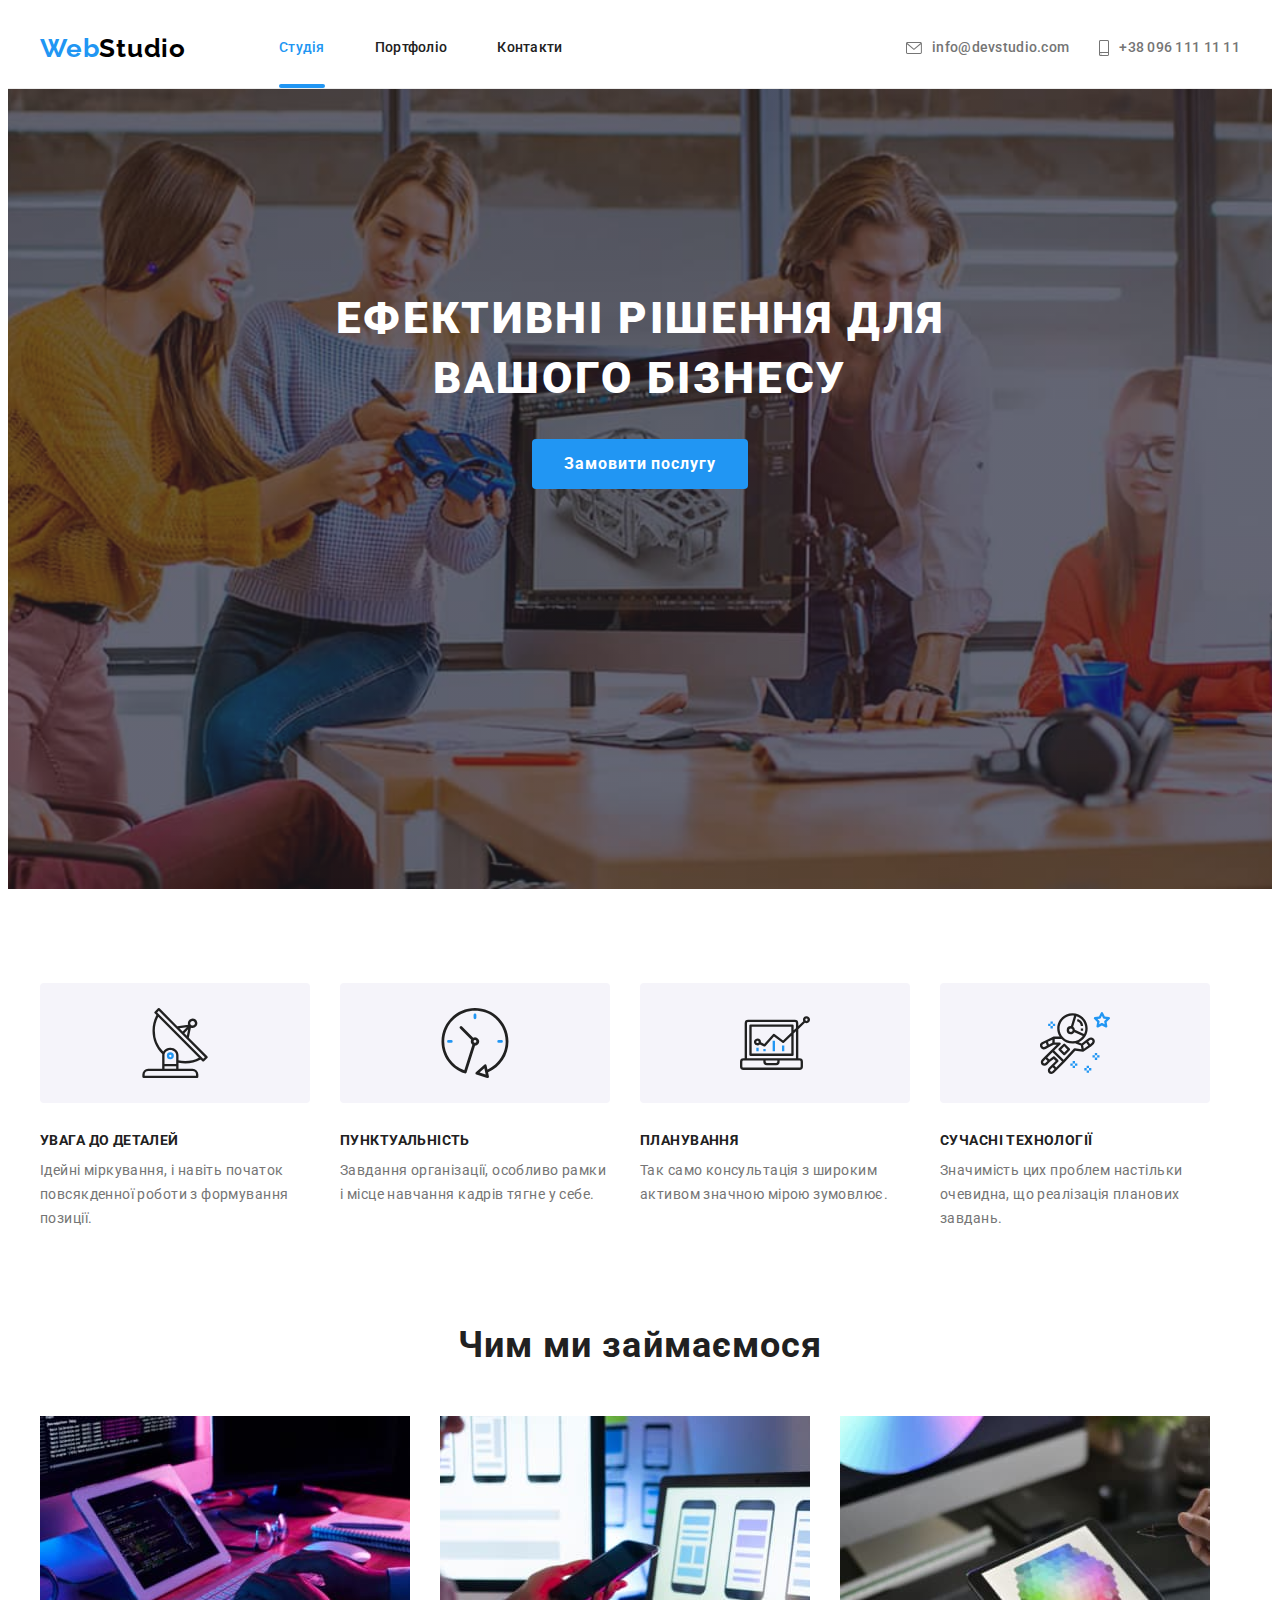
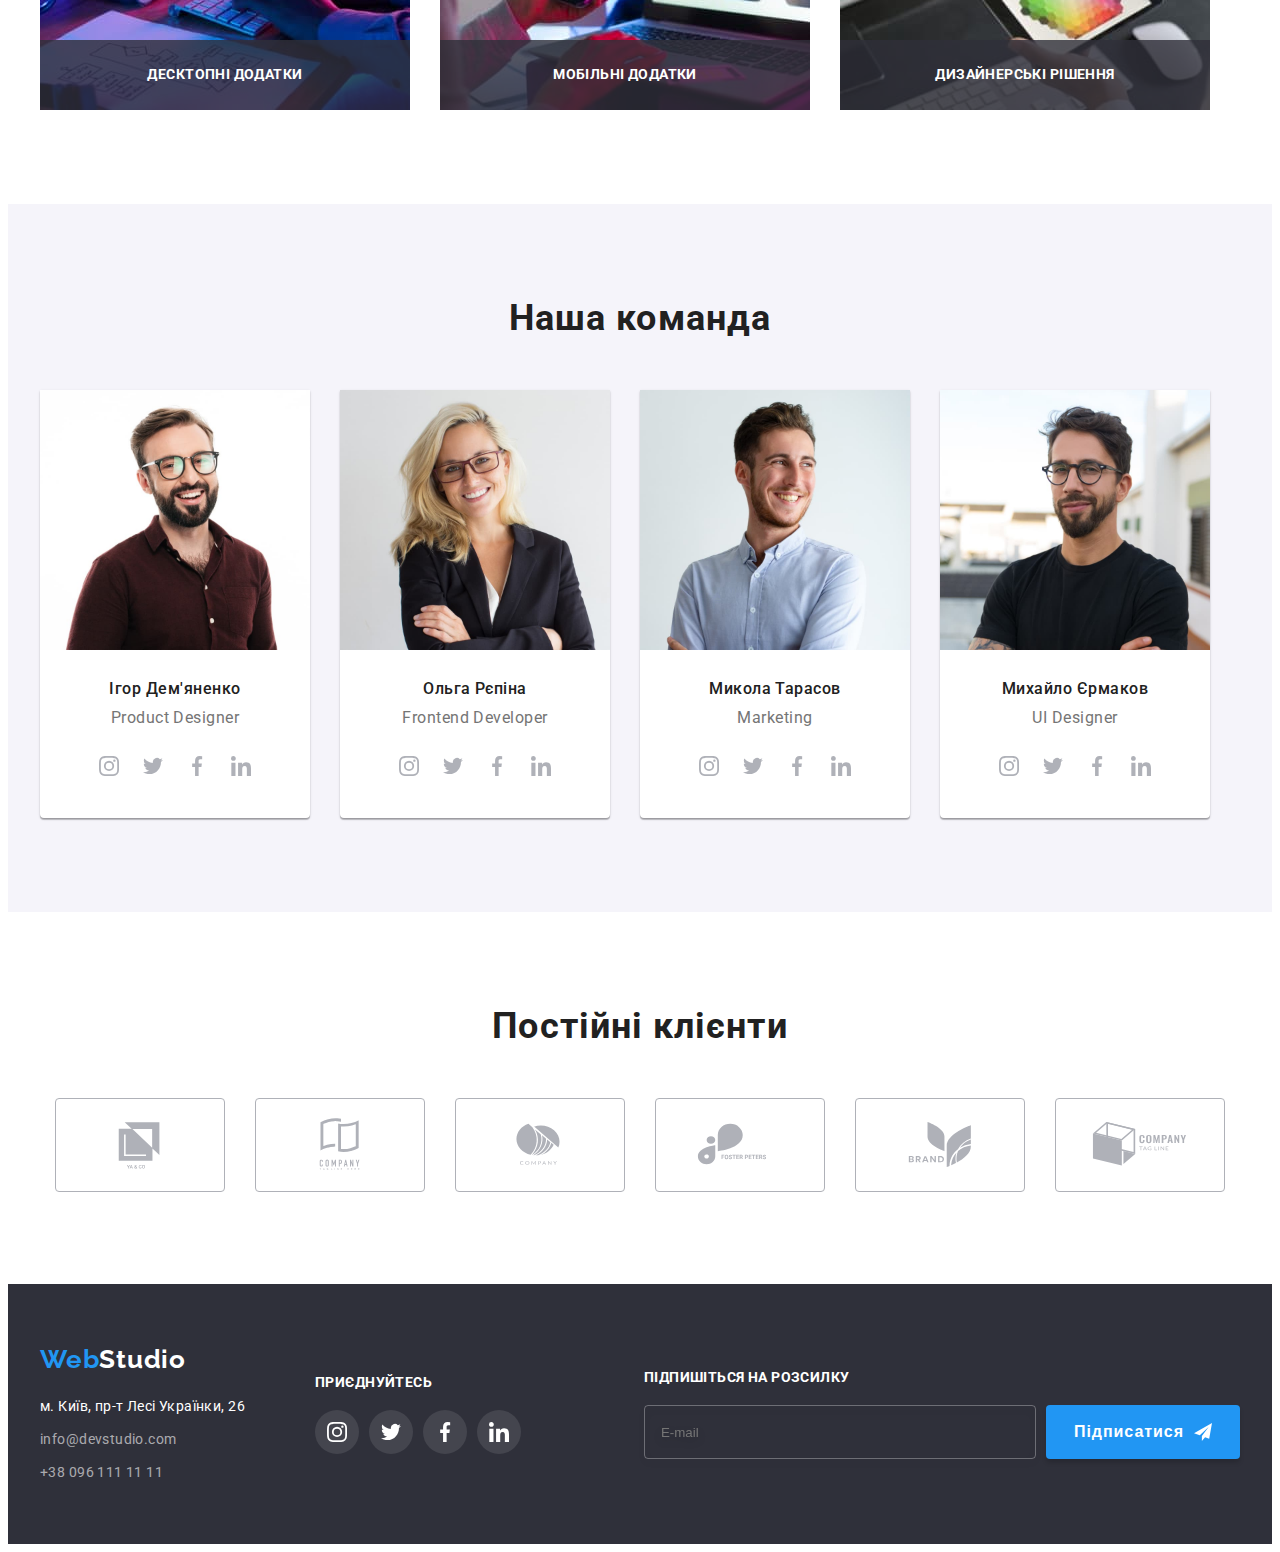
<file: index.html>
<!DOCTYPE html>
<html lang="uk">
  <head>
    <meta charset="UTF-8" />
    <meta http-equiv="X-UA-Compatible" content="IE=edge" />
    <meta name="viewport" content="width=device-width, initial-scale=1.0" />
    <title>Студія</title>
    <link rel="preconnect" href="https://fonts.googleapis.com" />
    <link rel="preconnect" href="https://fonts.gstatic.com" crossorigin />
    <link
      href="https://fonts.googleapis.com/css2?family=Montserrat:wght@400;700&family=Raleway:wght@700&family=Roboto:wght@400;500;700;900&display=swap"
      rel="stylesheet"
    />
    <link
      rel="stylesheet"
      href="https://cdnjs.cloudflare.com/ajax/libs/modern-normalize/1.1.0/modern-normalize.min.css"
      integrity="sha512-wpPYUAdjBVSE4KJnH1VR1HeZfpl1ub8YT/NKx4PuQ5NmX2tKuGu6U/JRp5y+Y8XG2tV+wKQpNHVUX03MfMFn9Q=="
      crossorigin="anonymous"
      referrerpolicy="no-referrer"
    />
    <link rel="stylesheet" href="./css/main.min.css" />
  </head>
  <body class="page">
    <header class="header">
      <div class="container header__container">
        <a href="./index.html" class="logo header__logo"
            >Web<span class="logo__span--color-dark">Studio</span></a
          >
        <nav class="navigation header__navigation">
          <ul class="menu header__menu list">
            <li class="menu__item">
              <a href="./index.html" class="menu__link current">Студія</a>
            </li>
            <li class="menu__item">
              <a href="./portfolio.html" class="menu__link">Портфоліо</a>
            </li>
            <li class="menu__item"><a href="#" class="menu__link">Контакти</a></li>
          </ul>
        </nav>
        <ul class="contacts header__contacts list">
          <li class="contacts__bottom">
            <a href="mailto:info@devstudio.com" class="contacts__link"
              ><svg class="contacts__icon" width="16" height="12">
                <use href="./images/symbol-defs.svg#icon-mail"></use>
              </svg>
              info@devstudio.com</a
            >
          </li>
          <li>
            <a href="tel:+380961111111" class="contacts__link"
              ><svg class="contacts__icon" width="10" height="16">
                <use href="./images/symbol-defs.svg#icon-phone"></use>
              </svg>
              +38 096 111 11 11</a
            >
          </li>
        </ul>
        <button type="button" class="menu-open" data-menu-open><svg width="40" height="40" aria-label="перемикач мобільного меню">
          <use class="icon-menu" href="./images/symbol-defs.svg#icon-menu"></use>
        </svg></button>
      </div>
      <div class="mobile__menu is-hidden" data-menu><button type="button" class="menu-close" data-menu-close><svg width="40" height="40" aria-label="перемикач мобільного меню">
          <use class="icon-close" href="./images/symbol-defs.svg#icon-close"></use>
        </svg></button>
        <ul class="mobile-nav-list list">
          <li class="mobile-nav-item"><a href="./index.html" class="menu__link current">Студія</a></li>
          <li class="mobile-nav-item"><a href="./portfolio.html" class="menu__link">Портфоліо</a></li>
          <li class="mobile-nav-item"><a href="#" class="menu__link">Контакти</a></li>
        </ul>
        <ul class="mobile-address-list list">
          <li class="mobile-address-item"><a href="tel:+380961111111" class="contacts__link contacts__link--phone"
              >+38 096 111 11 11</a>
          <a href="mailto:info@devstudio.com" class="contacts__link contacts__link--email"
              >info@devstudio.com</a> <ul class="address-social-list list">
            <li class="address-social-item">
              <a href="" class="address-soсial-link inst">Instagram</a></li>
              <li class="address-social-item"><a href="" class="address-soсial-link twit">Twitter</a></li>
              <li class="address-social-item"><a href="" class="address-soсial-link face">Facebook</a></li>
              <li class="address-social-item"><a href="" class="address-soсial-link ">LinkedIn</a></li>
          </ul> </li>
        </ul>
      </div>
    </header>
    <main>
      <section class="hero overlay">
        <div class="container">
          <h1 class="hero-title">Ефективні рішення для вашого бізнесу</h1>
          <button type="button" class="hero-btn" data-modal-open>Замовити послугу</button>
        </div>
      </section>
      <section class="section section-bottom">
        <div class="container">
          <h2 class="visually-hidden">Переваги нашої компанії</h2>
          <ul class="benefits-list list">
            <li class="benefits-item">
              <div class="icons-wrap">
                <svg width="70" height="70">
                  <use href="./images/symbol-defs.svg#icon-antenna"></use>
                </svg>
              </div>
              <h3 class="title container-title">увага до деталей</h3>
              <p class="subtitle">
                Ідейні міркування, і навіть початок повсякденної роботи з
                формування позиції.
              </p>
            </li>
            <li class="benefits-item">
              <div class="icons-wrap">
                <svg width="70" height="70">
                  <use href="./images/symbol-defs.svg#icon-clock"></use>
                </svg>
              </div>
              <h3 class="title container-title">пунктуальність</h3>
              <p class="subtitle">
                Завдання організації, особливо рамки і місце навчання кадрів
                тягне у себе.
              </p>
            </li>
            <li class="benefits-item">
              <div class="icons-wrap">
                <svg width="70" height="70">
                  <use href="./images/symbol-defs.svg#icon-diagram"></use>
                </svg>
              </div>
              <h3 class="title container-title">планування</h3>
              <p class="subtitle">
                Так само консультація з широким активом значною мірою зумовлює.
              </p>
            </li>
            <li class="benefits-item">
              <div class="icons-wrap">
                <svg width="70" height="70">
                  <use href="./images/symbol-defs.svg#icon-astronaut"></use>
                </svg>
              </div>
              <h3 class="title container-title">сучасні технології</h3>
              <p class="subtitle">
                Значимість цих проблем настільки очевидна, що реалізація
                планових завдань.
              </p>
            </li>
          </ul>
        </div>
      </section>
      <section class="section negative-padding">
        <div class="container">
          <h2 class="section-title hide-title">Чим ми займаємося</h2>
          <ul class="doing-list list">
            <li>
              <div class="doing-img-wrap">
                <picture>
                <source srcset="./images/development.jpg 1x, ./images/development-2x.jpg 2x" 
                media screen and (min-width: 1200px)>
                <img
                  src="./images/development.jpg"
                  alt="Програміст займається розробкою за робочим столом"
                  width="370"
                />
              </picture>
                <p class="doing-bottom-text">десктопні додатки</p>
              </div>
            </li>
            <li>
              <div class="doing-img-wrap">
                <picture>
                <source srcset="./images/phoneprogram.jpg 1x, ./images/phoneprogram-2x.jpg 2x" 
                media screen and (min-width: 1200px)>
                <img
                  src="./images/phoneprogram.jpg"
                  alt="Дизайнер розробляє програму для смартфонів"
                  width="370"
                />
              </picture>
              <p class="doing-bottom-text">мобільні додатки</p>
              </div>
            </li>
            <li>
              <div class="doing-img-wrap">
                <picture>
                <source srcset="./images/designing.jpg 1x, ./images/designing-2x.jpg 2x" 
                media screen and (min-width: 1200px)>
                <img
                  src="./images/designing.jpg"
                  alt="веб-дизайнер працює з вибором кольору на графічному планшеті"
                  width="370"
                />
              </picture>
                <p class="doing-bottom-text">дизайнерські рішення</p>
              </div>
            </li>
          </ul>
        </div>
      </section>
      <section class="team section">
        <div class="container ">
          <h2 class="team__title">Наша команда</h2>
          <ul class="list team__list">
            <li class="team__item">
              <picture>
                <source srcset="./images/photodesigner.jpg 1x, ./images/photodesigner-2x.jpg 2x"
                @media screen and (min-width: 1200px) >
                <source srcset="./images/photodesigner-tablet.jpg 1x, ./images/photodesigner-tablet-2x.jpg 2x"
                @media screen and (min-width: 768px) >
                <source srcset="./images/photodesigner-mobile.jpg 1x, ./images/photodesigner-mobile-2x.jpg 2x"
                media screen and (max-width: 767px) >
              <img
                src="./images/photodesigner.jpg"
                alt="Ігор Дем'яненко Дизайнер продукту"
                width="450"
              />
              </picture>
              <h3 class="team__name">Ігор Дем'яненко</h3>
              <p class="team__paragraph">
                Product Designer
              </p>
              <ul class="team__social-list list">
                <li class="team__social-item">
                  <a href="" class="team__social-links">
                    <svg class="team__social-icon" width="20" height="20">
                      <use href="./images/symbol-defs.svg#icon-instagram"></use>
                    </svg>
                  </a>
                </li>
                <li class="team__social-item">
                  <a href="" class="team__social-links">
                    <svg class="team__social-icon" width="20" height="20">
                      <use href="./images/symbol-defs.svg#icon-twitter"></use>
                    </svg>
                  </a>
                </li>
                <li class="team__social-item">
                  <a href="" class="team__social-links">
                    <svg class="team__social-icon" width="20" height="20">
                      <use href="./images/symbol-defs.svg#icon-facebook"></use>
                    </svg>
                  </a>
                </li>
                <li class="team__social-item">
                  <a href="" class="team__social-links">
                    <svg class="team__social-icon" width="20" height="20">
                      <use href="./images/symbol-defs.svg#icon-linkedin"></use>
                    </svg>
                  </a>
                </li>
              </ul>
            </li>
            <li class="team__item">
              <picture>
                <source srcset="./images/photodeveloper.jpg 1x, ./images/photodeveloper-2x.jpg 2x" 
                media screen and (min-width: 1200px)>
                <source srcset="./images/photodeveloper-tablet.jpg 1x, ./images/photodeveloper-tablet-2x.jpg 2x" 
                media screen and (min-width: 768px)>
                <source srcset="./images/photodeveloper-mobile.jpg 1x, ./images/photodeveloper-mobile-2x.jpg 2x" 
                media screen and (max-width: 767px)>
                                <img
                src="./images/photodeveloper.jpg"
                alt="Ольга Рєпіна Розробник інтерфейсу"
                width="450"
              />
              </picture>
              <h3 class="team__name">Ольга Рєпіна</h3>
              <p class="team__paragraph">
                Frontend Developer
              </p>
              <ul class="team__social-list list">
                <li class="team__social-item">
                  <a href="" class="team__social-links">
                    <svg class="team__social-icon" width="20" height="20">
                      <use href="./images/symbol-defs.svg#icon-instagram"></use>
                    </svg>
                  </a>
                </li>
                <li class="team__social-item">
                  <a href="" class="team__social-links">
                    <svg class="team__social-icon" width="20" height="20">
                      <use href="./images/symbol-defs.svg#icon-twitter"></use>
                    </svg>
                  </a>
                </li>
                <li class="team__social-item">
                  <a href="" class="team__social-links">
                    <svg class="team__social-icon" width="20" height="20">
                      <use href="./images/symbol-defs.svg#icon-facebook"></use>
                    </svg>
                  </a>
                </li>
                <li class="team__social-item">
                  <a href="" class="team__social-links">
                    <svg class="team__social-icon" width="20" height="20">
                      <use href="./images/symbol-defs.svg#icon-linkedin"></use>
                    </svg>
                  </a>
                </li>
              </ul>
            </li>
            <li class="team__item">
              <picture>
                <source srcset="./images/photomarketing.jpg 1x, ./images/photomarketing-2x.jpg 2x" 
                media screen and (min-width: 1200px)>
                <source srcset="./images/photomarketing-tablet.jpg 1x, ./images/photomarketing-tablet-2x.jpg 2x" 
                media screen and (min-width: 768px)>
                <source srcset="./images/photomarketing-mobile.jpg 1x, ./images/photomarketing-mobile-2x.jpg 2x" 
                media screen and (max-width: 767px)>
                <img
                src="./images/photomarketing.jpg"
                alt="Микола Тарасов Маркетолог"
                width="450"
              />
              </picture>
              <h3 class="team__name">Микола Тарасов</h3>
              <p class="team__paragraph">Marketing</p>
              <ul class="team__social-list list">
                <li class="team__social-item">
                  <a href="" class="team__social-links">
                    <svg class="team__social-icon" width="20" height="20">
                      <use href="./images/symbol-defs.svg#icon-instagram"></use>
                    </svg>
                  </a>
                </li>
                <li class="team__social-item">
                  <a href="" class="team__social-links">
                    <svg class="team__social-icon" width="20" height="20">
                      <use href="./images/symbol-defs.svg#icon-twitter"></use>
                    </svg>
                  </a>
                </li>
                <li class="team__social-item">
                  <a href="" class="team__social-links">
                    <svg class="team__social-icon" width="20" height="20">
                      <use href="./images/symbol-defs.svg#icon-facebook"></use>
                    </svg>
                  </a>
                </li>
                <li class="team__social-item">
                  <a href="" class="team__social-links">
                    <svg class="team__social-icon" width="20" height="20">
                      <use href="./images/symbol-defs.svg#icon-linkedin"></use>
                    </svg>
                  </a>
                </li>
              </ul>
            </li>
            <li class="team__item">
              <picture>
                <source srcset="./images/photodesignerui.jpg 1x, ./images/photodesignerui-2x.jpg 2x" 
                media screen and (min-width: 1200px)>
                <source srcset="./images/photodesignerui-tablet.jpg 1x, ./images/photodesignerui-tablet-2x.jpg 2x" 
                media screen and (min-width: 768px)>
                <source srcset="./images/photodesignerui-mobile.jpg 1x, ./images/photodesignerui-mobile-2x.jpg 2x" 
                media screen and (max-width: 767px)>
                <img
                src="./images/photodesignerui.jpg"
                alt="Михайло Єрмаков Дизайнер інтерфейсу користувача"
                width="450"
              />
              </picture>
              <h3 class="team__name">Михайло Єрмаков</h3>
              <p class="team__paragraph">UI Designer</p>
              <ul class="team__social-list list">
                <li class="team__social-item">
                  <a href="" class="team__social-links">
                    <svg class="team__social-icon" width="20" height="20">
                      <use href="./images/symbol-defs.svg#icon-instagram"></use>
                    </svg>
                  </a>
                </li>
                <li class="team__social-item">
                  <a href="" class="team__social-links">
                    <svg class="team__social-icon" width="20" height="20">
                      <use href="./images/symbol-defs.svg#icon-twitter"></use>
                    </svg>
                  </a>
                </li>
                <li class="team__social-item">
                  <a href="" class="team__social-links">
                    <svg class="team__social-icon" width="20" height="20">
                      <use href="./images/symbol-defs.svg#icon-facebook"></use>
                    </svg>
                  </a>
                </li>
                <li class="team__social-item">
                  <a href="" class="team__social-links">
                    <svg class="team__social-icon" width="20" height="20">
                      <use href="./images/symbol-defs.svg#icon-linkedin"></use>
                    </svg>
                  </a>
                </li>
              </ul>
            </li>
          </ul>
        </div>
      </section>
      <section class="section">
        <div class="container">
          <h2 class="section-title clients-title">Постійні клієнти</h2>
          <ul class="list clients-list">
            <li class="clients-item">
              <a href="" class="clients-link link"
                ><svg class="clients-icon" width="106" height="60">
                  <use href="./images/symbol-defs.svg#icon-client-1"></use>
                </svg>
              </a>
            </li>
            <li class="clients-item">
              <a href="" class="clients-link link"
                ><svg class="clients-icon" width="106" height="60">
                  <use href="./images/symbol-defs.svg#icon-client-2"></use>
                </svg>
              </a>
            </li>
            <li class="clients-item">
              <a href="" class="clients-link link"
                ><svg class="clients-icon" width="106" height="60">
                  <use href="./images/symbol-defs.svg#icon-client-3"></use>
                </svg>
              </a>
            </li>
            <li class="clients-item">
              <a href="" class="clients-link link"
                ><svg class="clients-icon" width="106" height="60">
                  <use href="./images/symbol-defs.svg#icon-client-4"></use>
                </svg>
              </a>
            </li>
            <li class="clients-item">
              <a href="" class="clients-link link"
                ><svg class="clients-icon" width="106" height="60">
                  <use href="./images/symbol-defs.svg#icon-client-5"></use>
                </svg>
              </a>
            </li>
            <li class="clients-item">
              <a href="" class="clients-link link"
                ><svg class="clients-icon" width="106" height="60">
                  <use href="./images/symbol-defs.svg#icon-client-6"></use>
                </svg>
              </a>
            </li>
          </ul>
        </div>
      </section>
    </main>
    <footer class="footer">
      <div class="container footer__wrap">
        <div class="address-wrap"><div>
          <a href="./index.html" class="logo footer__logo"
            >Web<span class="logo__span--color-light">Studio</span></a
          >
          <address class="address footer__address">
            <ul class="address__menu list">
              <li class="address__item">
                <a
                  href="https://goo.gl/maps/CPtrU1FHBa2aNyZL9"
                  target="_blank"
                  rel="noopener noreferrer nofollow"
                  class="address__link--map"
                  >м. Київ, пр-т Лесі Українки, 26</a
                >
              </li>
              <li class="address__item">
                <a
                  href="mailto:info@devstudio.com"
                  class="address__link"
                  >info@devstudio.com</a
                >
              </li>
              <li class="address__item">
                <a
                  href="tel:+380961111111"
                  class="address__link"
                  >+38 096 111 11 11</a
                >
              </li>
            </ul>
          </address>
        </div>
        <div class="social">
          <h2 class="social__title">приєднуйтесь</h2>
          <ul class="social__list list">
            <li class="social__item">
              <a href="" class="social__links">
                <svg class="social__icon" width="20" height="20">
                  <use href="./images/symbol-defs.svg#icon-instagram"></use>
                </svg>
              </a>
            </li>
            <li class="social__item">
              <a href="" class="social__links">
                <svg class="social__icon" width="20" height="20">
                  <use href="./images/symbol-defs.svg#icon-twitter"></use>
                </svg>
              </a>
            </li>
            <li class="social__item">
              <a href="" class="social__links">
                <svg class="social__icon" width="20" height="20">
                  <use href="./images/symbol-defs.svg#icon-facebook"></use>
                </svg>
              </a>
            </li>
            <li class="social__item">
              <a href="" class="social__links">
                <svg class="social__icon" width="20" height="20">
                  <use href="./images/symbol-defs.svg#icon-linkedin"></use>
                </svg>
              </a>
            </li>
          </ul>
        </div></div>
        <div class="subscription">
          <p class="subscription__title">Підпишіться на розсилку</p>
          <form  class="subscription__form">
          <input type="email" placeholder="E-mail" class="subscription__input">
          <button type="submit" class="subscription__button">
Підписатися <svg class="subscription__svg" width="18" height="18">
  <use href="./images/symbol-defs.svg#icon-send"></use>
</svg> </button></form>
          </div>
      </div>
    </footer>
    <div class="modal modal-backdrop is-hidden" data-modal>
      <div class="modal-wrap">
        <button type="button" class="modal-close-icon" data-modal-close><svg class="icon-close" width="18" height="18">
          <use href="./images/symbol-defs.svg#icon-close"></use>
        </svg></button>
        <p class="modal-title">Залиште свої дані, ми вам передзвонимо</p>
        <form class="modal-form">
          <label for="user-name" class="modal-label"><span class="modal-label-span">Ім'я</span>
          <span class="modal-input-wrap"><input type="text" name="user-name" class="modal-input" id="user-name"><svg class="modal-input-svg" width="18" height="18">
            <use href="./images/symbol-defs.svg#icon-person-modal"></use>
          </svg></span></label>
          <label for="user-tel" class="modal-label"><span class="modal-label-span">Телефон</span><span class="modal-input-wrap"><input type="tel" name="user-tel" class="modal-input" id="user-tel"><svg class="modal-input-svg" width="18" height="18">
            <use href="./images/symbol-defs.svg#icon-phone-modal"></use>
          </svg></span></label>
          <label for="user-email" class="modal-label"><span class="modal-label-span">Пошта</span>
          <span class="modal-input-wrap"><input type="email" name="user-email" class="modal-input" id="user-email"><svg class="modal-input-svg" width="18" height="18">
            <use href="./images/symbol-defs.svg#icon-email-modal"></use>
          </svg></span></label>
          <label for="user-comment" class="modal-label"><span class="modal-label-span ">Коментар</span>
          <textarea type="text" name="user-comment" class="modal-textarea modal-textarea-margin" id="user-comment" placeholder="Введіть текст"></textarea></label>
          
          <div class="modal-input-check">
            <input type="checkbox" name="privacy" id="privacy" class="input-check visually-hidden">
            <label for="privacy" id="check-text" class="check-text"><span><svg width="13" heigth="11" class="check-icon">
            <use href="./images/symbol-defs.svg#icon-check"></use>
          </svg></span>Погоджуюся з розсилкою та приймаю &nbsp;
          <a href="#" class="privacy-link">Умови договору</a></label>
            </div>
          <button type="submit" class="modal-button">Відправити</button>
        </form>
      </div>
    </div>
    <script src="./js/menu.js"></script>
    <script src="./js/modal.js"></script>
  </body>
</html>
</file>
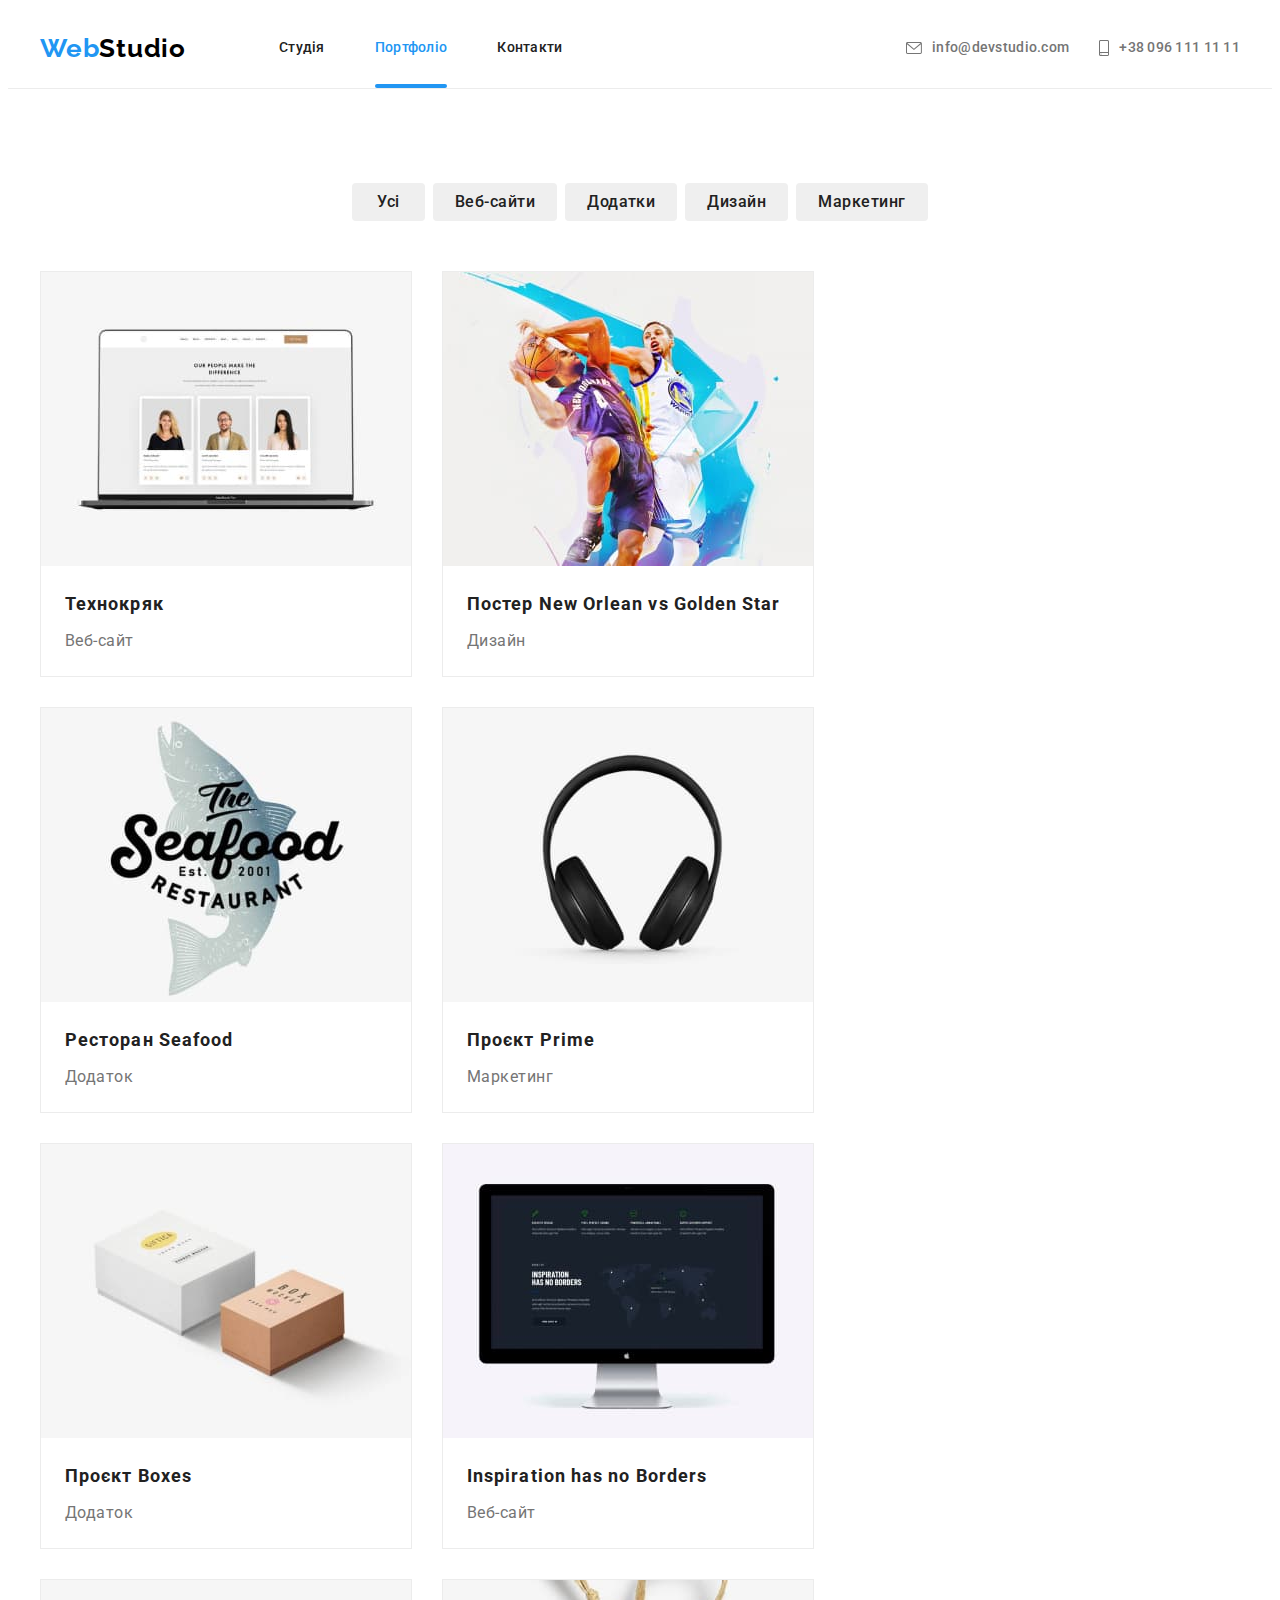
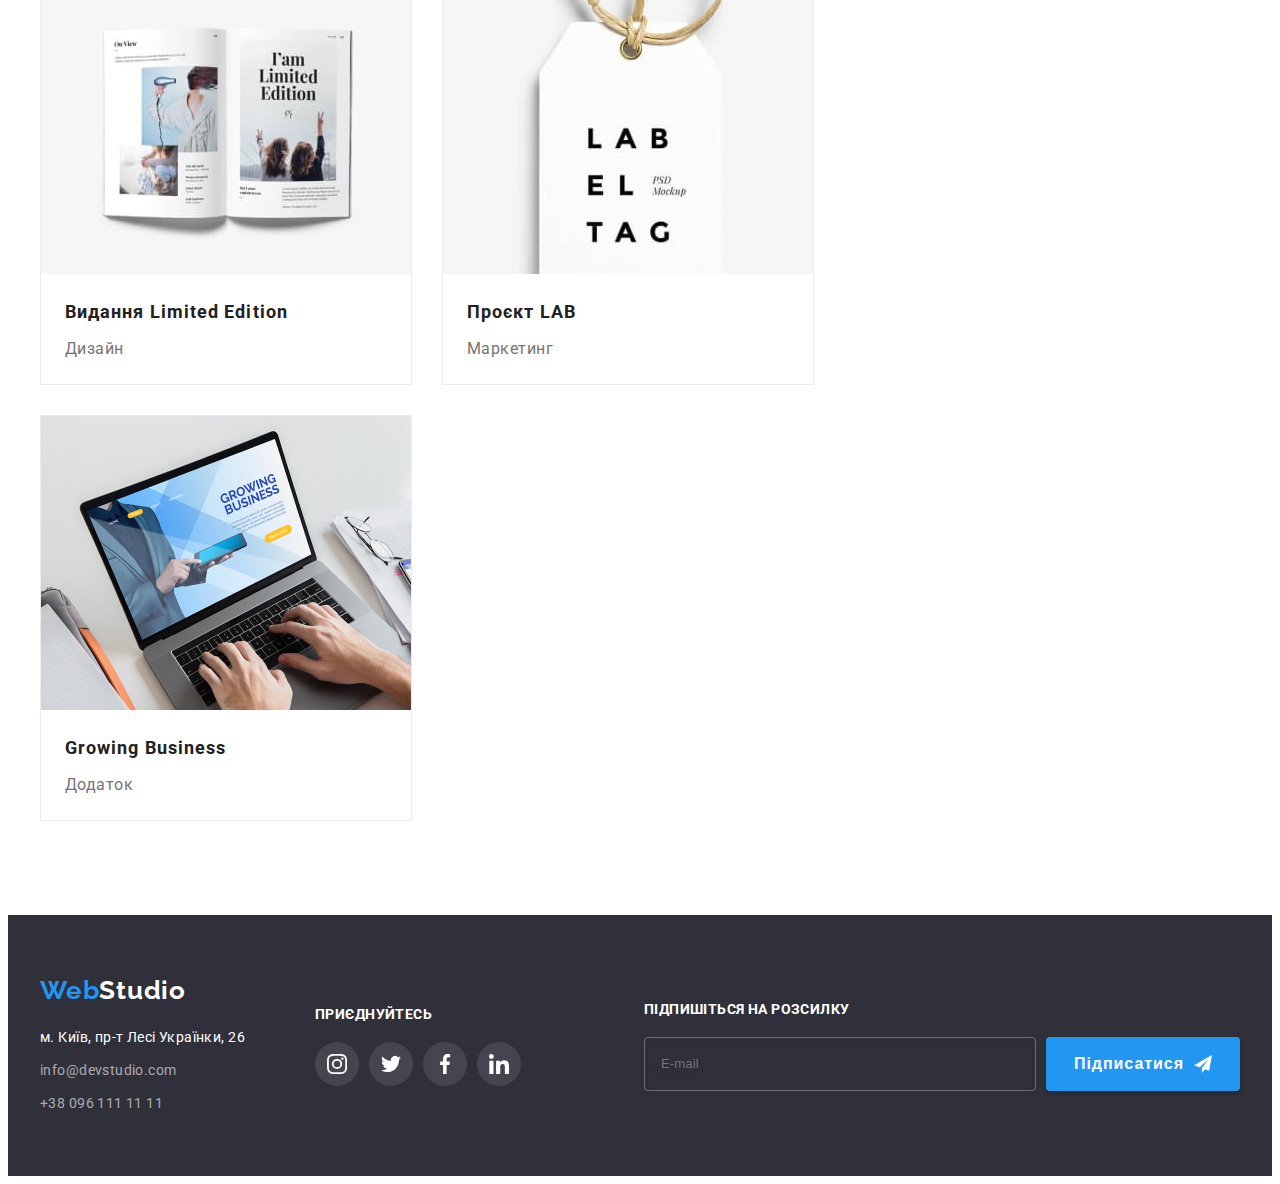
<file: portfolio.html>
<!DOCTYPE html>
<html lang="uk">
  <head>
    <meta charset="UTF-8" />
    <meta http-equiv="X-UA-Compatible" content="IE=edge" />
    <meta name="viewport" content="width=device-width, initial-scale=1.0" />
    <title>Портфоліо</title>
    <link rel="preconnect" href="https://fonts.googleapis.com" />
    <link rel="preconnect" href="https://fonts.gstatic.com" crossorigin />
    <link
      href="https://fonts.googleapis.com/css2?family=Montserrat:wght@400;700&family=Raleway:wght@700&family=Roboto:wght@400;500;700;900&display=swap"
      rel="stylesheet"
    />
    <link
      rel="stylesheet"
      href="https://cdnjs.cloudflare.com/ajax/libs/modern-normalize/1.1.0/modern-normalize.min.css"
      integrity="sha512-wpPYUAdjBVSE4KJnH1VR1HeZfpl1ub8YT/NKx4PuQ5NmX2tKuGu6U/JRp5y+Y8XG2tV+wKQpNHVUX03MfMFn9Q=="
      crossorigin="anonymous"
      referrerpolicy="no-referrer"
    />
    <link rel="stylesheet" href="./css/main.min.css" />
  </head>
  <body class="page">
    <header class="header">
      <div class="container header__container">
        <a href="./index.html" class="logo header__logo"
            >Web<span class="logo__span--color-dark">Studio</span></a
          >
        <nav class="navigation header__navigation">
          <ul class="menu header__menu list">
            <li class="menu__item">
              <a href="./index.html" class="menu__link">Студія</a>
            </li>
            <li class="menu__item">
              <a href="./portfolio.html" class="menu__link current">Портфоліо</a>
            </li>
            <li class="menu__item"><a href="#" class="menu__link">Контакти</a></li>
          </ul>
        </nav>
        <ul class="contacts header__contacts list">
          <li class="contacts__bottom">
            <a href="mailto:info@devstudio.com" class="contacts__link"
              ><svg class="contacts__icon" width="16" height="12">
                <use href="./images/symbol-defs.svg#icon-mail"></use>
              </svg>
              info@devstudio.com</a
            >
          </li>
          <li>
            <a href="tel:+380961111111" class="contacts__link"
              ><svg class="contacts__icon" width="10" height="16">
                <use href="./images/symbol-defs.svg#icon-phone"></use>
              </svg>
              +38 096 111 11 11</a
            >
          </li>
        </ul>
        <button type="button" class="menu-open" data-menu-open><svg width="40" height="40" aria-label="перемикач мобільного меню">
          <use class="icon-menu" href="./images/symbol-defs.svg#icon-menu"></use>
        </svg></button>
      </div>
      <div class="mobile__menu is-hidden" data-menu><button type="button" class="menu-close" data-menu-close><svg width="40" height="40" aria-label="перемикач мобільного меню">
          <use class="icon-close" href="./images/symbol-defs.svg#icon-close"></use>
        </svg></button>
        <ul class="mobile-nav-list list">
          <li class="mobile-nav-item"><a href="./index.html" class="menu__link">Студія</a></li>
          <li class="mobile-nav-item"><a href="./portfolio.html" class="menu__link current">Портфоліо</a></li>
          <li class="mobile-nav-item"><a href="#" class="menu__link">Контакти</a></li>
        </ul>
        <ul class="mobile-address-list list">
          <li class="mobile-address-item"><a href="tel:+380961111111" class="contacts__link contacts__link--phone"
              >+38 096 111 11 11</a>
          <a href="mailto:info@devstudio.com" class="contacts__link contacts__link--email"
              >info@devstudio.com</a> <ul class="address-social-list list">
            <li class="address-social-item">
              <a href="" class="address-soсial-link inst">Instagram</a></li>
              <li class="address-social-item"><a href="" class="address-soсial-link twit">Twitter</a></li>
              <li class="address-social-item"><a href="" class="address-soсial-link face">Facebook</a></li>
              <li class="address-social-item"><a href="" class="address-soсial-link ">LinkedIn</a></li>
          </ul> </li>
        </ul>
      </div>
    </header>
    <main>
      <section class="section">
        <div class="container">
          <h1 class="visually-hidden">Наші роботи</h1>
          <ul class="list btn-list">
            <li>
              <button type="button" class="btn-list-item btn-all">
                Усі
              </button>
            </li>
            <li>
              <button type="button" class="btn-list-item container-btn">
                Веб-сайти
              </button>
            </li>
            <li>
              <button type="button" class="btn-list-item container-btn">
                Додатки
              </button>
            </li>
            <li>
              <button type="button" class="btn-list-item container-btn">
                Дизайн
              </button>
            </li>
            <li>
              <button type="button" class="btn-list-item container-btn">
                Маркетинг
              </button>
            </li>
          </ul>
          <ul class="card-list list">
            <li class="card-item">
              <a href="#" class="card-link"
                ><div class="card-top-wrap">
                  <picture>
                <source srcset="./images/site.jpg 1x, ./images/site-2x.jpg 2x"
                @media screen and (min-width: 1200px) >
                <source srcset="./images/site-tablet.jpg 1x, ./images/site-tablet-2x.jpg 2x"
                @media screen and (min-width: 768px) >
                <source srcset="./images/site-mobile.jpg 1x, ./images/site-mobile-2x.jpg 2x"
                media screen and (max-width: 767px) >
                  <img src="./images/site.jpg" alt="сайт на ноутбуці" 
                  width="450"
                  height="294"/>
                  </picture>
                  <p class="card-top-text">
                    Ресурс пропонує комплексні пропозиції з різним рівнем
                    функціоналу та сервісів. Все це дозволить відвідувачу
                    отримати вичерпні відомості про компанію чи приватну особу.
                  </p>
                </div>
                <div class="project-title-wrap">
                  <h2 class="project-title">Технокряк</h2>
                  <p class="project-name">Веб-сайт</p>
                </div>
              </a>
            </li>
            <li class="card-item">
              <a href="#" class="card-link"
                ><div class="card-top-wrap">
                  <picture>
                <source srcset="./images/design.jpg 1x, ./images/design-2x.jpg 2x"
                @media screen and (min-width: 1200px) >
                <source srcset="./images/design-tablet.jpg 1x, ./images/design-tablet-2x.jpg 2x"
                @media screen and (min-width: 768px) >
                <source srcset="./images/design-mobile.jpg 1x, ./images/design-mobile-2x.jpg 2x"
                media screen and (max-width: 767px) >
                  <img
                  src="./images/design.jpg"
                  alt="дизайн постеру два баскетболісти з м'ячем"
                  width="450"
                  height="294"
                />
                </picture><p class="card-top-text">
                    Ресурс пропонує комплексні пропозиції з різним рівнем
                    функціоналу та сервісів. Все це дозволить відвідувачу
                    отримати вичерпні відомості про компанію чи приватну особу.
                  </p></div>
                <div class="project-title-wrap">
                  <h2 class="project-title">
                    Постер New Orlean vs Golden Star
                  </h2>
                  <p class="project-name">Дизайн</p>
                </div>
              </a>
            </li>
            <li class="card-item">
              <a href="#" class="card-link"
                ><div class="card-top-wrap">
                  <picture>
                <source srcset="./images/design-app.jpg 1x, ./images/design-app-2x.jpg 2x"
                @media screen and (min-width: 1200px) >
                <source srcset="./images/design-app-tablet.jpg 1x, ./images/design-app-tablet-2x.jpg 2x"
                @media screen and (min-width: 768px) >
                <source srcset="./images/design-app-mobile.jpg 1x, ./images/design-app-mobile-2x.jpg 2x"
                media screen and (max-width: 767px) >
                  <img
                  src="./images/design-app.jpg"
                  alt="додаток для ресторану риба"
                  width="450"
                  height="294"
                />
                </picture>
                <p class="card-top-text">
                    Ресурс пропонує комплексні пропозиції з різним рівнем
                    функціоналу та сервісів. Все це дозволить відвідувачу
                    отримати вичерпні відомості про компанію чи приватну особу.
                  </p></div>
                <div class="project-title-wrap">
                  <h2 class="project-title">Ресторан Seafood</h2>
                  <p class="project-name">Додаток</p>
                </div>
              </a>
            </li>
            <li class="card-item">
              <a href="#" class="card-link"
                ><div class="card-top-wrap">
                  <picture>
                <source srcset="./images/headphones.jpg 1x, ./images/headphones-2x.jpg 2x"
                @media screen and (min-width: 1200px) >
                <source srcset="./images/headphones-tablet.jpg 1x, ./images/headphones-tablet-2x.jpg 2x"
                @media screen and (min-width: 768px) >
                <source srcset="./images/headphones-mobile.jpg 1x, ./images/headphones-mobile-2x.jpg 2x"
                media screen and (max-width: 767px) >
                  <img src="./images/headphones.jpg" alt="Навушники" 
                  width="450"
                  height="294"/>
                  </picture>
                <p class="card-top-text">
                    Ресурс пропонує комплексні пропозиції з різним рівнем
                    функціоналу та сервісів. Все це дозволить відвідувачу
                    отримати вичерпні відомості про компанію чи приватну особу.
                  </p></div>
                <div class="project-title-wrap">
                  <h2 class="project-title">Проєкт Prime</h2>
                  <p class="project-name">Маркетинг</p>
                </div>
              </a>
            </li>
            <li class="card-item">
              <a href="#" class="card-link"
                ><div class="card-top-wrap">
                  <picture>
                <source srcset="./images/boxes-app.jpg 1x, ./images/boxes-app-2x.jpg 2x"
                @media screen and (min-width: 1200px) >
                <source srcset="./images/boxes-app-tablet.jpg 1x, ./images/boxes-app-tablet-2x.jpg 2x"
                @media screen and (min-width: 768px) >
                <source srcset="./images/boxes-app-mobile.jpg 1x, ./images/boxes-app-mobile-2x.jpg 2x"
                media screen and (max-width: 767px) >
                  <img src="./images/boxes-app.jpg" alt="Додаток дві коробки" 
                  width="450"
                  height="294"/>
                  </picture>
                <p class="card-top-text">
                    Ресурс пропонує комплексні пропозиції з різним рівнем
                    функціоналу та сервісів. Все це дозволить відвідувачу
                    отримати вичерпні відомості про компанію чи приватну особу.
                  </p></div>
                <div class="project-title-wrap">
                  <h2 class="project-title">Проєкт Boxes</h2>
                  <p class="project-name">Додаток</p>
                </div>
              </a>
            </li>
            <li class="card-item">
              <a href="#" class="card-link"
                ><div class="card-top-wrap">
                  <picture>
                <source srcset="./images/site2.jpg 1x, ./images/site2-2x.jpg 2x"
                @media screen and (min-width: 1200px) >
                <source srcset="./images/site2-tablet.jpg 1x, ./images/site2-tablet-2x.jpg 2x"
                @media screen and (min-width: 768px) >
                <source srcset="./images/site2-mobile.jpg 1x, ./images/site2-mobile-2x.jpg 2x"
                media screen and (max-width: 767px) >
                  <img src="./images/site2.jpg" alt="зображення сайта на моніторі" 
                  width="450"
                  height="294"/>
                  </picture>
                  <p class="card-top-text">
                    Ресурс пропонує комплексні пропозиції з різним рівнем
                    функціоналу та сервісів. Все це дозволить відвідувачу
                    отримати вичерпні відомості про компанію чи приватну особу.
                  </p></div>
                <div class="project-title-wrap">
                  <h2 class="project-title">Inspiration has no Borders</h2>
                  <p class="project-name">Веб-сайт</p>
                </div>
              </a>
            </li>
            <li class="card-item">
              <a href="#" class="card-link"
                ><div class="card-top-wrap">
                  <picture>
                <source srcset="./images/magazine.jpg 1x, ./images/magazine-2x.jpg 2x"
                @media screen and (min-width: 1200px) >
                <source srcset="./images/magazine-tablet.jpg 1x, ./images/magazine-tablet-2x.jpg 2x"
                @media screen and (min-width: 768px) >
                <source srcset="./images/magazine-mobile.jpg 1x, ./images/magazine-mobile-2x.jpg 2x"
                media screen and (max-width: 767px) >
                  <img src="./images/magazine.jpg" alt="дизайн журналу" 
                  width="450"
                  height="294"/>
                  </picture>
                <p class="card-top-text">
                    Ресурс пропонує комплексні пропозиції з різним рівнем
                    функціоналу та сервісів. Все це дозволить відвідувачу
                    отримати вичерпні відомості про компанію чи приватну особу.
                  </p></div>
                <div class="project-title-wrap">
                  <h2 class="project-title">Видання Limited Edition</h2>
                  <p class="project-name">Дизайн</p>
                </div>
              </a>
            </li>
            <li class="card-item">
              <a href="#" class="card-link"
                ><div class="card-top-wrap">
                  <picture>
                <source srcset="./images/tag.jpg 1x, ./images/tag-2x.jpg 2x"
                @media screen and (min-width: 1200px) >
                <source srcset="./images/tag-tablet.jpg 1x, ./images/tag-tablet-2x.jpg 2x"
                @media screen and (min-width: 768px) >
                <source srcset="./images/tag-mobile.jpg 1x, ./images/tag-mobile-2x.jpg 2x"
                media screen and (max-width: 767px) >
                  <img src="./images/tag.jpg" alt="бірка із літерами" 
                  width="450"
                  height="294"/>
                  </picture>
                <p class="card-top-text">
                    Ресурс пропонує комплексні пропозиції з різним рівнем
                    функціоналу та сервісів. Все це дозволить відвідувачу
                    отримати вичерпні відомості про компанію чи приватну особу.
                  </p></div>
                <div class="project-title-wrap">
                  <h2 class="project-title">Проєкт LAB</h2>
                  <p class="project-name">Маркетинг</p>
                </div>
              </a>
            </li>
            <li class="card-item">
              <a href="#" class="card-link"
                ><div class="card-top-wrap">
                  <picture>
                <source srcset="./images/design-app2.jpg 1x, ./images/design-app2-2x.jpg 2x"
                @media screen and (min-width: 1200px) >
                <source srcset="./images/design-app2-tablet.jpg 1x, ./images/design-app2-tablet-2x.jpg 2x"
                @media screen and (min-width: 768px) >
                <source srcset="./images/design-app2-mobile.jpg 1x, ./images/design-app2-mobile-2x.jpg 2x"
                media screen and (max-width: 767px) >
                  <img src="./images/design-app2.jpg" alt="додаток відкритий на ноутбуці" 
                  width="450"
                  height="294"/>
                  </picture>
                  <p class="card-top-text">
                    Ресурс пропонує комплексні пропозиції з різним рівнем
                    функціоналу та сервісів. Все це дозволить відвідувачу
                    отримати вичерпні відомості про компанію чи приватну особу.
                  </p></div>
                <div class="project-title-wrap">
                  <h2 class="project-title">Growing Business</h2>
                  <p class="project-name">Додаток</p>
                </div>
              </a>
            </li>
          </ul>
        </div>
      </section>
    </main>
    <footer class="footer">
      <div class="container footer__wrap">
        <div class="address-wrap"><div>
          <a href="./index.html" class="logo footer__logo"
            >Web<span class="logo__span--color-light">Studio</span></a
          >
          <address class="address footer__address">
            <ul class="address__menu list">
              <li class="address__item">
                <a
                  href="https://goo.gl/maps/CPtrU1FHBa2aNyZL9"
                  target="_blank"
                  rel="noopener noreferrer nofollow"
                  class="address__link--map"
                  >м. Київ, пр-т Лесі Українки, 26</a
                >
              </li>
              <li class="address__item">
                <a
                  href="mailto:info@devstudio.com"
                  class="address__link"
                  >info@devstudio.com</a
                >
              </li>
              <li class="address__item">
                <a
                  href="tel:+380961111111"
                  class="address__link"
                  >+38 096 111 11 11</a
                >
              </li>
            </ul>
          </address>
        </div>
        <div class="social">
          <h2 class="social__title">приєднуйтесь</h2>
          <ul class="social__list list">
            <li class="social__item">
              <a href="" class="social__links">
                <svg class="social__icon" width="20" height="20">
                  <use href="./images/symbol-defs.svg#icon-instagram"></use>
                </svg>
              </a>
            </li>
            <li class="social__item">
              <a href="" class="social__links">
                <svg class="social__icon" width="20" height="20">
                  <use href="./images/symbol-defs.svg#icon-twitter"></use>
                </svg>
              </a>
            </li>
            <li class="social__item">
              <a href="" class="social__links">
                <svg class="social__icon" width="20" height="20">
                  <use href="./images/symbol-defs.svg#icon-facebook"></use>
                </svg>
              </a>
            </li>
            <li class="social__item">
              <a href="" class="social__links">
                <svg class="social__icon" width="20" height="20">
                  <use href="./images/symbol-defs.svg#icon-linkedin"></use>
                </svg>
              </a>
            </li>
          </ul>
        </div></div>
        <div class="subscription">
          <p class="subscription__title">Підпишіться на розсилку</p>
          <form  class="subscription__form">
          <input type="email" placeholder="E-mail" class="subscription__input">
          <button type="submit" class="subscription__button">
Підписатися <svg class="subscription__svg" width="18" height="18">
  <use href="./images/symbol-defs.svg#icon-send"></use>
</svg> </button></form>
          </div>
      </div>
    </footer>
    <script src="./js/menu.js"></script>
  </body>
</html>
</file>
<file: css/main.min.css>
:root{--primary-text-color: #757575;--secondary-text-color: #212121;--accent-color: #2196f3;--primary-white-color: #ffffff;--secondary-bg-color: #f5f4fa;--tertiary-bg-color: #2f303a;--secondary-link-color: gba(255, 255, 255, 0.6);--secondary-logo-color: #000000;--box-color-gray: #eeeeee;--box-color-portfolio: #ececec;--primary-icon-color: #afb1b8}.subscription__button,.social__links,.btn-list-item,.doing-bottom-text,.modal-button,.check-text span,.check-text,.modal-close-icon,.team__social-links,.hero-btn{display:-webkit-box;display:-ms-flexbox;display:flex;-webkit-box-align:center;-ms-flex-align:center;align-items:center}.visually-hidden{position:absolute;white-space:nowrap;width:1px;height:1px;overflow:hidden;border:0;padding:0;clip:rect(0 0 0 0);-webkit-clip-path:inset(50%);clip-path:inset(50%);margin:-1px}p,h1,h2,h3,h4,h5,h6{margin:0}ul{margin:0;padding-left:0}button{cursor:pointer}address{font-style:normal}img{display:block;max-width:100%;height:auto}.list{list-style:none}a{text-decoration:none}.page{font-family:"roboto",sans-serif;font-size:14px;background-color:var(--primary-white-color);color:var(--primary-text-color)}.container{padding-left:15px;padding-right:15px;margin-left:auto;margin-right:auto}@media screen and (min-width: 480px){.container{width:480px}}@media screen and (min-width: 768px){.container{width:768px}}@media screen and (min-width: 1200px){.container{width:1200px}}.section{padding-top:94px;padding-bottom:94px}@media screen and (min-width: 320px)and (max-width: 1199px){.section{padding-top:60px;padding-bottom:60px}}.logo{color:var(--accent-color);font-family:"Raleway";font-weight:700;font-size:26px;line-height:1.19;letter-spacing:.03em}@media screen and (min-width: 320px)and (max-width: 1199px){.logo{font-size:24px;line-height:1.16}}.logo__span--color-light{color:var(--primary-white-color)}.logo__span--color-dark{color:var(--secondary-logo-color)}.title{color:var(--secondary-text-color);font-size:14px;line-height:1.14;letter-spacing:.03em;text-transform:uppercase}@media screen and (min-width: 320px)and (max-width: 767px){.title{text-align:center}}.subtitle{line-height:1.71;letter-spacing:.03em;margin-top:10px;max-width:270}.hero-btn{border-radius:4px;border:none;padding:10px 32px;margin-left:auto;margin-right:auto;background-color:var(--accent-color);color:var(--primary-white-color);cursor:pointer;font-family:"Roboto";font-style:normal;font-weight:700;font-size:16px;line-height:1.87;text-align:center;letter-spacing:.06em}.team__social-list{display:-webkit-box;display:-ms-flexbox;display:flex;-webkit-box-pack:center;-ms-flex-pack:center;justify-content:center}.team__social-item{width:44px;height:44px}.team__social-links{width:100%;height:100%;background-color:var(--primary-white-color);border-radius:50%;-webkit-box-pack:center;-ms-flex-pack:center;justify-content:center;color:var(--primary-icon-color);-webkit-transition:background-color 250ms cubic-bezier(0.4, 0, 0.2, 1),color 250ms cubic-bezier(0.4, 0, 0.2, 1);transition:background-color 250ms cubic-bezier(0.4, 0, 0.2, 1),color 250ms cubic-bezier(0.4, 0, 0.2, 1)}.team__social-links:hover,.team__social-links:focus{background-color:var(--accent-color)}.team__social-icon{fill:currentColor;-webkit-transition:color 250ms cubic-bezier(0.4, 0, 0.2, 1);transition:color 250ms cubic-bezier(0.4, 0, 0.2, 1)}.team__social-links:hover .team__social-icon,.team__social-links:focus .team__social-icon{fill:var(--primary-white-color);color:var(--primary-white-color)}.modal-backdrop{width:100vw;height:100vh;position:fixed;overflow:scroll;top:0;background:rgba(0,0,0,.2);-webkit-transition:opacity 250ms cubic-bezier(0.4, 0, 0.2, 1),visibility 250ms cubic-bezier(0.4, 0, 0.2, 1);transition:opacity 250ms cubic-bezier(0.4, 0, 0.2, 1),visibility 250ms cubic-bezier(0.4, 0, 0.2, 1)}.modal-backdrop.is-hidden{opacity:0;visibility:hidden;pointer-events:none}.modal-wrap{width:528px;min-height:581px;background-color:var(--primary-white-color);position:absolute;top:50%;left:50%;padding:40px 39px 40px 41px;-webkit-transform:translate(-50%, -50%) scale(1);transform:translate(-50%, -50%) scale(1);-webkit-transition:opacity 250ms cubic-bezier(0.4, 0, 0.2, 1),-webkit-transform 250ms cubic-bezier(0.4, 0, 0.2, 1);transition:opacity 250ms cubic-bezier(0.4, 0, 0.2, 1),-webkit-transform 250ms cubic-bezier(0.4, 0, 0.2, 1);transition:transform 250ms cubic-bezier(0.4, 0, 0.2, 1),opacity 250ms cubic-bezier(0.4, 0, 0.2, 1);transition:transform 250ms cubic-bezier(0.4, 0, 0.2, 1),opacity 250ms cubic-bezier(0.4, 0, 0.2, 1),-webkit-transform 250ms cubic-bezier(0.4, 0, 0.2, 1);-webkit-box-shadow:0px 1px 3px rgba(0,0,0,.12),0px 1px 1px rgba(0,0,0,.14),0px 2px 1px rgba(0,0,0,.2);box-shadow:0px 1px 3px rgba(0,0,0,.12),0px 1px 1px rgba(0,0,0,.14),0px 2px 1px rgba(0,0,0,.2);border-radius:4px}@media screen and (min-width: 320px)and (max-width: 479px){.modal-wrap{width:100%;min-height:601px}}@media screen and (min-width: 480px)and (max-width: 1199px){.modal-wrap{width:450px;min-height:601px}}.modal-backdrop.is-hidden .modal-wrap{-webkit-transform:translate(-50%, -50%) scale(0) rotate(360deg);transform:translate(-50%, -50%) scale(0) rotate(360deg)}.modal-close-icon{background-color:var(--primary-white-color);border:1px solid rgba(0,0,0,.1);border-radius:50%;width:30px;height:30px;position:absolute;top:8px;right:8px;-webkit-box-pack:center;-ms-flex-pack:center;justify-content:center;cursor:pointer;fill:#000;-webkit-transition:fill 250ms cubic-bezier(0.4, 0, 0.2, 1);transition:fill 250ms cubic-bezier(0.4, 0, 0.2, 1)}.modal-close-icon:hover,.modal-close-icon:focus{fill:var(--accent-color)}.modal-title{margin-bottom:12px;font-weight:700;font-size:20px;line-height:1.15;text-align:center;letter-spacing:.03em;color:var(--secondary-text-color)}.modal-input-wrap{position:relative;margin-bottom:10px}.modal-input-svg{position:absolute;left:8px;top:50%;-webkit-transform:translateY(-50%);transform:translateY(-50%);-webkit-transition:fill 250ms cubic-bezier(0.4, 0, 0.2, 1);transition:fill 250ms cubic-bezier(0.4, 0, 0.2, 1)}.modal-input:focus+.modal-input-svg{fill:var(--accent-color);-webkit-transition:fill 250ms cubic-bezier(0.4, 0, 0.2, 1);transition:fill 250ms cubic-bezier(0.4, 0, 0.2, 1)}.modal-input{width:100%;height:40px;border-radius:4px;border:1px solid rgba(33,33,33,.2);padding-left:42px;padding-right:16px;outline:none;-webkit-transition:border-color 250ms cubic-bezier(0.4, 0, 0.2, 1);transition:border-color 250ms cubic-bezier(0.4, 0, 0.2, 1)}.modal-input:focus,.modal-textarea:focus{border-color:var(--accent-color);-webkit-transition:border-color 250ms cubic-bezier(0.4, 0, 0.2, 1);transition:border-color 250ms cubic-bezier(0.4, 0, 0.2, 1)}.modal-label{display:block;margin-bottom:10px}.modal-label-span{display:block;margin-bottom:4px;font-style:normal;font-weight:400;font-size:12px;line-height:1.16;letter-spacing:.01em;color:var(--primary-text-color)}.modal-textarea{display:block;width:100%;height:120px;padding:12px 16px;border-radius:4px;border:1px solid rgba(33,33,33,.2);outline:none;resize:none;-webkit-transition:border-color 250ms cubic-bezier(0.4, 0, 0.2, 1);transition:border-color 250ms cubic-bezier(0.4, 0, 0.2, 1)}.modal-textarea::-webkit-input-placeholder{font-size:12px;color:rgba(117,117,117,.5)}.modal-textarea::-moz-placeholder{font-size:12px;color:rgba(117,117,117,.5)}.modal-textarea:-ms-input-placeholder{font-size:12px;color:rgba(117,117,117,.5)}.modal-textarea::-ms-input-placeholder{font-size:12px;color:rgba(117,117,117,.5)}.modal-textarea::placeholder{font-size:12px;color:rgba(117,117,117,.5)}.check-text{font-style:normal;font-weight:400;font-size:14px;line-height:1.71;letter-spacing:.03em;color:var(--primary-text-color)}@media screen and (min-width: 320px)and (max-width: 479px){.check-text{font-size:10px;line-height:1.16}}@media screen and (min-width: 480px)and (max-width: 1199px){.check-text{font-size:12px;line-height:1.16}}.privacy-link{font-style:normal;font-weight:400;font-size:14px;line-height:1.71;letter-spacing:.03em;color:var(--accent-color);text-decoration:underline}@media screen and (min-width: 320px)and (max-width: 479px){.privacy-link{display:block;font-size:10px;line-height:1.16}}@media screen and (min-width: 480px)and (max-width: 1199px){.privacy-link{font-size:12px;line-height:1.16}}.modal-textarea-margin{margin-bottom:20px}.check-text span{width:16px;height:15px;-webkit-box-pack:center;-ms-flex-pack:center;justify-content:center;fill:rgba(0,0,0,0);border:2px solid var(--secondary-text-color);border-radius:3px;margin-right:8px;margin-left:13px}.input-check:checked+.check-text span{background-color:var(--accent-color);border:rgba(0,0,0,0);fill:var(--primary-white-color)}@media screen and (min-width: 320px)and (max-width: 1199px){.check-text span{margin-left:0;margin-right:10px}}.modal-button{font-family:"Roboto";font-style:normal;font-weight:700;font-size:16px;line-height:1.88;text-align:center;letter-spacing:.06em;padding:10px 52px;background-color:var(--accent-color);-webkit-box-shadow:0px 4px 4px rgba(0,0,0,.15);box-shadow:0px 4px 4px rgba(0,0,0,.15);border-radius:4px;color:var(--primary-white-color);border:none;margin:30px auto 0 auto}.header{border-bottom-width:1px;border-bottom-style:solid;border-bottom-color:var(--box-color-portfolio)}.header__container{display:-webkit-box;display:-ms-flexbox;display:flex;-webkit-box-align:center;-ms-flex-align:center;align-items:center;-webkit-box-pack:justify;-ms-flex-pack:justify;justify-content:space-between}@media screen and (min-width: 768px)and (max-width: 1199px){.header__container{-webkit-box-pack:start;-ms-flex-pack:start;justify-content:start}}@media screen and (min-width: 320px)and (max-width: 767px){.mobile__menu{padding:48px 40px;width:100vw;height:100vh;background-color:var(--primary-white-color);position:fixed;top:0;z-index:1;display:-webkit-box;display:-ms-flexbox;display:flex;-webkit-box-orient:vertical;-webkit-box-direction:normal;-ms-flex-direction:column;flex-direction:column;-webkit-box-pack:justify;-ms-flex-pack:justify;justify-content:space-between;overflow:auto}.mobile__menu.is-hidden{opacity:0;visibility:hidden;pointer-events:none}}@media screen and (min-width: 768px){.mobile__menu{display:none}}.menu-open,.menu-close{display:-webkit-inline-box;display:-ms-inline-flexbox;display:inline-flex;margin:10px 0 10px 0;padding:0;border:none;background-color:rgba(0,0,0,0)}@media screen and (min-width: 768px){.menu-open,.menu-close{display:none}}.menu-open:hover,.menu-open:focus,.menu-close:hover,.menu-close:focus{fill:var(--accent-color)}.menu-close{position:absolute;top:14px;right:22px}.menu-button.is-open .icon-close{display:block}.header__navigation{display:-webkit-box;display:-ms-flexbox;display:flex;-webkit-box-align:center;-ms-flex-align:center;align-items:center}@media screen and (min-width: 320px)and (max-width: 767px){.header__navigation{display:none}}@media screen and (min-width: 768px)and (max-width: 1199px){.header__logo{margin-right:88px}}@media screen and (min-width: 1200px){.header__logo{margin-right:93px}}@media screen and (min-width: 768px){.header__menu{display:-webkit-box;display:-ms-flexbox;display:flex;-webkit-box-align:center;-ms-flex-align:center;align-items:center;gap:50px}}.menu__link{display:block;padding-top:32px;padding-bottom:32px;color:var(--secondary-text-color);font-weight:500;line-height:1.14;letter-spacing:.02em;-webkit-transition:color 250ms cubic-bezier(0.4, 0, 0.2, 1);transition:color 250ms cubic-bezier(0.4, 0, 0.2, 1)}@media screen and (min-width: 320px)and (max-width: 479px){.menu__link{font-size:30px;line-height:1.17;margin-bottom:32px;padding:0}}@media screen and (min-width: 480px)and (max-width: 767px){.menu__link{font-size:40px;line-height:1.17;margin-bottom:32px;padding:0}}.menu__link:hover,.menu__link:focus{color:var(--accent-color)}.header__contacts{display:-webkit-box;display:-ms-flexbox;display:flex;gap:30px;margin-left:auto}@media screen and (min-width: 320px)and (max-width: 767px){.header__contacts{display:none}}@media screen and (min-width: 768px)and (max-width: 1199px){.header__contacts{display:block;-webkit-box-align:center;-ms-flex-align:center;align-items:center}}.contacts__link{display:-webkit-box;display:-ms-flexbox;display:flex;-webkit-box-align:center;-ms-flex-align:center;align-items:center;gap:10px;font-weight:500;line-height:1.14;letter-spacing:.02em;color:var(--primary-text-color);-webkit-transition:color 250ms cubic-bezier(0.4, 0, 0.2, 1);transition:color 250ms cubic-bezier(0.4, 0, 0.2, 1)}@media screen and (min-width: 320px)and (max-width: 479px){.contacts__link--phone{color:var(--accent-color);font-size:24px;line-height:1.17;margin-bottom:32px}}@media screen and (min-width: 480px)and (max-width: 767px){.contacts__link--phone{color:var(--accent-color);font-size:34px;line-height:1.17;margin-bottom:32px}}@media screen and (min-width: 320px)and (max-width: 479px){.contacts__link--email{font-size:18px;line-height:1.17;margin-bottom:32px}}@media screen and (min-width: 480px)and (max-width: 767px){.contacts__link--email{font-size:24px;line-height:1.17;margin-bottom:32px}}.contacts__link:hover,.contacts__link:focus{color:var(--accent-color)}@media screen and (min-width: 320px)and (max-width: 767px){.address-social-list{display:-webkit-box;display:-ms-flexbox;display:flex;gap:20px}}.address-soсial-link{font-size:18px;line-height:1.22;letter-spacing:.02em;color:var(--accent-color)}@media screen and (min-width: 320px)and (max-width: 479px){.address-soсial-link{font-size:12px;display:block}.address-soсial-link.inst::after{display:-webkit-box;display:-ms-flexbox;display:flex;content:"";width:1px;height:22px;background-color:rgba(33,33,33,.2);position:absolute;left:66px;top:-3px}.address-soсial-link.twit::after{display:-webkit-box;display:-ms-flexbox;display:flex;content:"";width:1px;height:22px;background-color:rgba(33,33,33,.2);position:absolute;left:49px;top:-3px}.address-soсial-link.face::after{display:-webkit-box;display:-ms-flexbox;display:flex;content:"";width:1px;height:22px;background-color:rgba(33,33,33,.2);position:absolute;left:64px;top:-3px}}@media screen and (min-width: 480px)and (max-width: 767px){.address-soсial-link.inst::after{display:-webkit-box;display:-ms-flexbox;display:flex;content:"";width:1px;height:22px;background-color:rgba(33,33,33,.2);position:absolute;left:94px;top:0}.address-soсial-link.twit::after{display:-webkit-box;display:-ms-flexbox;display:flex;content:"";width:1px;height:22px;background-color:rgba(33,33,33,.2);position:absolute;left:68px;top:0}.address-soсial-link.face::after{display:-webkit-box;display:-ms-flexbox;display:flex;content:"";width:1px;height:22px;background-color:rgba(33,33,33,.2);position:absolute;left:92px;top:0}}.address-social-item{display:-webkit-box;display:-ms-flexbox;display:flex;gap:20px;position:relative}@media screen and (min-width: 768px)and (max-width: 1199px){.contacts__bottom{margin-bottom:10px}}.contacts__icon{fill:currentColor}.contacts__link:hover .contacts__icon,.contacts__link:focus .contacts__icon{fill:currentColor}.menu__link.current{color:var(--accent-color)}.current{color:var(--accent-color)}@media screen and (min-width: 768px){.current::after{display:-webkit-box;display:-ms-flexbox;display:flex;content:"";width:100%;height:4px;background-color:var(--accent-color);position:absolute;bottom:0;border-radius:2px}}.menu__item{position:relative}.overlay{background-color:var(--tertiary-bg-color);max-width:1600px;-webkit-box-align:center;-ms-flex-align:center;align-items:center;margin-left:auto;margin-right:auto;background-position:center;background-size:cover}@media screen and (min-width: 320px){.overlay{height:400px;padding-top:118px;-webkit-box-align:center;-ms-flex-align:center;align-items:center;background-image:-webkit-gradient(linear, left top, right top, from(rgba(47, 48, 58, 0.4)), to(rgba(47, 48, 58, 0.4))),url(../images/hero-mobile.jpg);background-image:linear-gradient(to right, rgba(47, 48, 58, 0.4), rgba(47, 48, 58, 0.4)),url(../images/hero-mobile.jpg)}}@media screen and (min-width: 320px)and (min-device-pixel-ratio: 2),screen and (min-width: 320px)and (-webkit-min-device-pixel-ratio: 2),screen and (min-width: 320px)and (min-resolution: 192dpi),screen and (min-width: 320px)and (min-resolution: 2dppx){.overlay{background-image:-webkit-gradient(linear, left top, right top, from(rgba(47, 48, 58, 0.4)), to(rgba(47, 48, 58, 0.4))),url(../images/hero-mobile-2x.jpg);background-image:linear-gradient(to right, rgba(47, 48, 58, 0.4), rgba(47, 48, 58, 0.4)),url(../images/hero-mobile-2x.jpg)}}@media screen and (min-width: 768px){.overlay{background-image:-webkit-gradient(linear, left top, right top, from(rgba(47, 48, 58, 0.4)), to(rgba(47, 48, 58, 0.4))),url(../images/hero-tablet.jpg);background-image:linear-gradient(to right, rgba(47, 48, 58, 0.4), rgba(47, 48, 58, 0.4)),url(../images/hero-tablet.jpg)}}@media screen and (min-width: 768px)and (min-device-pixel-ratio: 2),screen and (min-width: 768px)and (-webkit-min-device-pixel-ratio: 2),screen and (min-width: 768px)and (min-resolution: 192dpi),screen and (min-width: 768px)and (min-resolution: 2dppx){.overlay{background-image:-webkit-gradient(linear, left top, right top, from(rgba(47, 48, 58, 0.4)), to(rgba(47, 48, 58, 0.4))),url(../images/hero-tablet-2x.jpg);background-image:linear-gradient(to right, rgba(47, 48, 58, 0.4), rgba(47, 48, 58, 0.4)),url(../images/hero-tablet-2x.jpg)}}@media screen and (min-width: 1200px){.overlay{height:600px;padding-top:200px;-webkit-box-align:center;-ms-flex-align:center;align-items:center;background-image:-webkit-gradient(linear, left top, right top, from(rgba(47, 48, 58, 0.4)), to(rgba(47, 48, 58, 0.4))),url(../images/bg-img.jpg);background-image:linear-gradient(to right, rgba(47, 48, 58, 0.4), rgba(47, 48, 58, 0.4)),url(../images/bg-img.jpg)}}@media screen and (min-width: 1200px)and (min-device-pixel-ratio: 2),screen and (min-width: 1200px)and (-webkit-min-device-pixel-ratio: 2),screen and (min-width: 1200px)and (min-resolution: 192dpi),screen and (min-width: 1200px)and (min-resolution: 2dppx){.overlay{background-image:-webkit-gradient(linear, left top, right top, from(rgba(47, 48, 58, 0.4)), to(rgba(47, 48, 58, 0.4))),url(../images/bg-img-2x.jpg);background-image:linear-gradient(to right, rgba(47, 48, 58, 0.4), rgba(47, 48, 58, 0.4)),url(../images/bg-img-2x.jpg)}}.hero-title{color:var(--primary-white-color);font-family:"Roboto";font-style:normal;font-weight:900;font-size:44px;line-height:1.36;text-align:center;letter-spacing:.06em;text-transform:uppercase;max-width:696px;margin-bottom:30px;margin-left:auto;margin-right:auto}@media screen and (min-width: 320px)and (max-width: 479px){.hero-title{font-size:26px;line-height:1.62;max-width:320px}}@media screen and (min-width: 480px)and (max-width: 1199px){.hero-title{font-size:26px;line-height:1.62;max-width:360px}}.section-bottom{padding-bottom:0}.benefits-list{display:-webkit-box;display:-ms-flexbox;display:flex;-ms-flex-wrap:wrap;flex-wrap:wrap;gap:30px}@media screen and (min-width: 320px)and (max-width: 479px){.benefits-list{width:100%}}@media screen and (min-width: 480px){.benefits-list{width:450px}}@media screen and (min-width: 768px){.benefits-list{width:738px}}@media screen and (min-width: 1200px){.benefits-list{width:1170px}}.icons-wrap{display:-webkit-box;display:-ms-flexbox;display:flex;-webkit-box-align:center;-ms-flex-align:center;align-items:center;height:120px;background-color:var(--secondary-bg-color);border-radius:4px;-webkit-box-pack:center;-ms-flex-pack:center;justify-content:center;margin-bottom:30px}.container-title{margin-bottom:10px}.benefits-item{-ms-flex-wrap:wrap;flex-wrap:wrap;width:270px}@media screen and (min-width: 320px)and (max-width: 479px){.benefits-item{width:100%}}@media screen and (min-width: 480px)and (max-width: 767px){.benefits-item{width:450px}}@media screen and (min-width: 768px)and (max-width: 1199px){.benefits-item{width:354px}}@media screen and (min-width: 320px)and (max-width: 1199px){.negative-padding{padding-top:0px}}@media screen and (min-width: 320px)and (max-width: 1199px){.hide-title{display:none}}.section-title{color:var(--secondary-text-color);text-align:center;letter-spacing:.03em;margin-bottom:50px;font-size:36px;line-height:1.16}@media screen and (min-width: 320px)and (max-width: 1199px){.section-title{font-weight:700;font-size:28px;line-height:1.17}}.doing-list{display:-webkit-box;display:-ms-flexbox;display:flex;gap:30px}@media screen and (min-width: 320px)and (max-width: 1199px){.doing-list{display:none}}.doing-img-wrap{position:relative}.doing-bottom-text{-webkit-box-pack:center;-ms-flex-pack:center;justify-content:center;position:absolute;bottom:0;width:100%;height:70px;background-color:rgba(47,48,58,.8);font-style:normal;font-weight:700;font-size:14px;line-height:1.14;letter-spacing:.03em;text-transform:uppercase;color:var(--primary-white-color)}.team{background-color:var(--secondary-bg-color)}.team__title{color:var(--secondary-text-color);text-align:center;letter-spacing:.03em;margin-bottom:50px;font-size:36px;line-height:1.16}@media screen and (min-width: 320px)and (max-width: 1199px){.team__title{margin-bottom:30px;font-weight:700;font-size:28px;line-height:1.17}}.team__list{display:-webkit-box;display:-ms-flexbox;display:flex;gap:30px;width:1170px}@media screen and (min-width: 320px)and (max-width: 479px){.team__list{-ms-flex-wrap:wrap;flex-wrap:wrap;width:100%;margin-left:auto;margin-right:auto}}@media screen and (min-width: 480px)and (max-width: 767px){.team__list{-ms-flex-wrap:wrap;flex-wrap:wrap;width:450px;-webkit-box-pack:center;-ms-flex-pack:center;justify-content:center}}@media screen and (min-width: 768px)and (max-width: 1199px){.team__list{-ms-flex-wrap:wrap;flex-wrap:wrap;width:738px}}.team__item{display:-webkit-box;display:-ms-flexbox;display:flex;-ms-flex-wrap:wrap;flex-wrap:wrap;-webkit-box-orient:vertical;-webkit-box-direction:normal;-ms-flex-direction:column;flex-direction:column;width:270px;background-color:var(--primary-white-color);border-radius:0px 0px 4px 4px;-webkit-box-shadow:0px 1px 3px rgba(0,0,0,.12),0px 1px 1px rgba(0,0,0,.14),0px 2px 1px rgba(0,0,0,.2);box-shadow:0px 1px 3px rgba(0,0,0,.12),0px 1px 1px rgba(0,0,0,.14),0px 2px 1px rgba(0,0,0,.2);padding-bottom:30px}@media screen and (min-width: 320px)and (max-width: 479px){.team__item{width:100%}}@media screen and (min-width: 480px)and (max-width: 767px){.team__item{width:450px}}@media screen and (min-width: 768px)and (max-width: 1199px){.team__item{width:354px}}.team__name{display:block;margin-left:auto;margin-right:auto;color:var(--secondary-text-color);font-weight:500;font-size:16px;line-height:1.18;text-align:center;letter-spacing:.03em;margin-top:30px;margin-bottom:10px}.team__paragraph{display:block;margin-left:auto;margin-right:auto;font-size:16px;line-height:1.18;text-align:center;letter-spacing:.03em;margin-bottom:16px}.clients-title{color:var(--secondary-text-color);text-align:center;letter-spacing:.03em}@media screen and (min-width: 320px)and (max-width: 1199px){.clients-title{margin-bottom:30px;font-weight:700;font-size:28px;line-height:1.17}}@media screen and (min-width: 1200px){.clients-title{margin-bottom:50px;font-size:36px;line-height:1.16}}.clients-list{gap:30px;display:-webkit-box;display:-ms-flexbox;display:flex;-webkit-box-pack:center;-ms-flex-pack:center;justify-content:center}@media screen and (min-width: 320px)and (max-width: 1199px){.clients-list{-ms-flex-wrap:wrap;flex-wrap:wrap}}.clients-item{height:92px;gap:30px}@media screen and (min-width: 320px){.clients-item{width:calc((100% - 60px)/2);-ms-flex-wrap:wrap;flex-wrap:wrap}}@media screen and (min-width: 768px)and (max-width: 1199px){.clients-item{width:calc((100% - 90px)/3);-ms-flex-wrap:wrap;flex-wrap:wrap}}@media screen and (min-width: 1200px){.clients-item{width:calc((100% - 180px)/6)}}.clients-link{-webkit-box-pack:center;-ms-flex-pack:center;justify-content:center;-webkit-box-align:center;-ms-flex-align:center;align-items:center;border:1px solid var(--primary-icon-color);border-radius:4px;display:-webkit-box;display:-ms-flexbox;display:flex;height:100%;color:var(--primary-icon-color);-webkit-transition:border 250ms cubic-bezier(0.4, 0, 0.2, 1),color 250ms cubic-bezier(0.4, 0, 0.2, 1);transition:border 250ms cubic-bezier(0.4, 0, 0.2, 1),color 250ms cubic-bezier(0.4, 0, 0.2, 1)}.clients-link:hover,.clients-link:focus{color:var(--accent-color);border:1px solid var(--accent-color)}@media screen and (min-width: 320px)and (max-width: 1199px){.clients-link{-ms-flex-wrap:wrap;flex-wrap:wrap}}.clients-icon{fill:currentColor;-webkit-transition:color 250ms cubic-bezier(0.4, 0, 0.2, 1);transition:color 250ms cubic-bezier(0.4, 0, 0.2, 1)}.clients-link:hover .clients-icon,.clients-link:focus .clients-icon{fill:currentColor}.btn-list{display:-webkit-box;display:-ms-flexbox;display:flex;-ms-flex-wrap:wrap;flex-wrap:wrap;-webkit-box-pack:center;-ms-flex-pack:center;justify-content:center;gap:8px;margin-bottom:50px}@media screen and (min-width: 320px)and (max-width: 767px){.btn-list{-webkit-box-pack:start;-ms-flex-pack:start;justify-content:start;margin-bottom:30px}}@media screen and (min-width: 768px)and (max-width: 1199px){.btn-list{-webkit-box-pack:center;-ms-flex-pack:center;justify-content:center;margin-bottom:30px}}.btn-list-item{color:var(--secondary-text-color);cursor:pointer;font-family:"Roboto";font-style:normal;font-weight:500;font-size:16px;line-height:1.62;letter-spacing:.03em;border:none;border-radius:4px;-webkit-transition:background-color 250ms cubic-bezier(0.4, 0, 0.2, 1),color 250ms cubic-bezier(0.4, 0, 0.2, 1),-webkit-box-shadow 250ms cubic-bezier(0.4, 0, 0.2, 1);transition:background-color 250ms cubic-bezier(0.4, 0, 0.2, 1),color 250ms cubic-bezier(0.4, 0, 0.2, 1),-webkit-box-shadow 250ms cubic-bezier(0.4, 0, 0.2, 1);transition:background-color 250ms cubic-bezier(0.4, 0, 0.2, 1),color 250ms cubic-bezier(0.4, 0, 0.2, 1),box-shadow 250ms cubic-bezier(0.4, 0, 0.2, 1);transition:background-color 250ms cubic-bezier(0.4, 0, 0.2, 1),color 250ms cubic-bezier(0.4, 0, 0.2, 1),box-shadow 250ms cubic-bezier(0.4, 0, 0.2, 1),-webkit-box-shadow 250ms cubic-bezier(0.4, 0, 0.2, 1)}.btn-list-item:hover,.btn-list-item:focus{background-color:var(--accent-color);border-color:var(--accent-color);color:var(--primary-white-color);-webkit-box-shadow:0px 3px 1px rgba(0,0,0,.1),0px 1px 2px rgba(0,0,0,.08),0px 2px 2px rgba(0,0,0,.12);box-shadow:0px 3px 1px rgba(0,0,0,.1),0px 1px 2px rgba(0,0,0,.08),0px 2px 2px rgba(0,0,0,.12)}.btn-all{padding:6px 25px}.container-btn{padding:6px 22px}.card-link{display:-webkit-box;display:-ms-flexbox;display:flex;-webkit-box-orient:vertical;-webkit-box-direction:normal;-ms-flex-direction:column;flex-direction:column;height:100%;-webkit-transition:-webkit-box-shadow 250ms cubic-bezier(0.4, 0, 0.2, 1);transition:-webkit-box-shadow 250ms cubic-bezier(0.4, 0, 0.2, 1);transition:box-shadow 250ms cubic-bezier(0.4, 0, 0.2, 1);transition:box-shadow 250ms cubic-bezier(0.4, 0, 0.2, 1), -webkit-box-shadow 250ms cubic-bezier(0.4, 0, 0.2, 1)}.card-link:hover,.card-link:focus{-webkit-box-shadow:0px 1px 1px rgba(0,0,0,.12),0px 4px 4px rgba(0,0,0,.06),1px 4px 6px rgba(0,0,0,.16);box-shadow:0px 1px 1px rgba(0,0,0,.12),0px 4px 4px rgba(0,0,0,.06),1px 4px 6px rgba(0,0,0,.16)}.card-list{gap:30px}@media screen and (min-width: 320px)and (max-width: 479px){.card-list{display:-webkit-box;display:-ms-flexbox;display:flex;-ms-flex-wrap:wrap;flex-wrap:wrap;width:100%;margin-left:auto;margin-right:auto}}@media screen and (min-width: 480px){.card-list{display:-webkit-box;display:-ms-flexbox;display:flex;-ms-flex-wrap:wrap;flex-wrap:wrap;width:450px;-webkit-box-pack:center;-ms-flex-pack:center;justify-content:center}}@media screen and (min-width: 768px){.card-list{display:-webkit-box;display:-ms-flexbox;display:flex;-ms-flex-wrap:wrap;flex-wrap:wrap;width:738px;-webkit-box-pack:start;-ms-flex-pack:start;justify-content:start}}@media screen and (min-width: 1200px){.card-list{display:-webkit-box;display:-ms-flexbox;display:flex;width:1170px}}.card-item{width:370px;background-color:var(--primary-white-color);border:1px solid var(--box-color-portfolio)}@media screen and (min-width: 320px){.card-item{display:-webkit-box;display:-ms-flexbox;display:flex;-ms-flex-wrap:wrap;flex-wrap:wrap;width:100%}}@media screen and (min-width: 480px){.card-item{width:450px}}@media screen and (min-width: 768px){.card-item{width:354px}}@media screen and (min-width: 1200px){.card-item{width:370px}}.card-top-wrap{position:relative;overflow:hidden}.card-top-text{position:absolute;top:0;height:100%;padding:63px 24px;font-style:normal;font-weight:400;font-size:18px;line-height:1.56;letter-spacing:.03em;color:var(--primary-white-color);background-color:var(--accent-color);-webkit-transform:translateY(100%);transform:translateY(100%);-webkit-transition:-webkit-transform 250ms cubic-bezier(0.4, 0, 0.2, 1);transition:-webkit-transform 250ms cubic-bezier(0.4, 0, 0.2, 1);transition:transform 250ms cubic-bezier(0.4, 0, 0.2, 1);transition:transform 250ms cubic-bezier(0.4, 0, 0.2, 1), -webkit-transform 250ms cubic-bezier(0.4, 0, 0.2, 1)}.card-link:hover .card-top-text,.card-link:focus .card-top-text{-webkit-transform:translateY(0);transform:translateY(0)}.project-title-wrap{-webkit-box-flex:1;-ms-flex-positive:1;flex-grow:1;padding-top:20px;padding-bottom:20px;padding-left:24px;padding-right:24px}.project-title{padding-bottom:4px;font-size:18px;line-height:2;letter-spacing:.06em;color:var(--secondary-text-color)}.project-name{color:var(--primary-text-color);font-size:16px;line-height:1.88;letter-spacing:.03em}.footer{background-color:var(--tertiary-bg-color);padding-top:60px;padding-bottom:60px}.footer__wrap{display:-webkit-box;display:-ms-flexbox;display:flex;-webkit-box-align:center;-ms-flex-align:center;align-items:center;-webkit-box-pack:justify;-ms-flex-pack:justify;justify-content:space-between}@media screen and (min-width: 320px)and (max-width: 1199px){.footer__wrap{display:block}}.footer__logo{display:-webkit-box;display:-ms-flexbox;display:flex}@media screen and (min-width: 320px)and (max-width: 1199px){.footer__logo{-webkit-box-pack:center;-ms-flex-pack:center;justify-content:center}}.address{font-style:normal}.footer__address{margin-top:20px}.address-wrap{display:-webkit-box;display:-ms-flexbox;display:flex;-webkit-box-align:center;-ms-flex-align:center;align-items:center;gap:70px}@media screen and (min-width: 320px)and (max-width: 767px){.address-wrap{display:block}}@media screen and (min-width: 768px)and (max-width: 1199px){.address-wrap{display:-webkit-box;display:-ms-flexbox;display:flex;-ms-flex-pack:distribute;justify-content:space-around}}.address__link{color:rgba(255,255,255,.6);font-style:normal;font-weight:400;line-height:1.71;letter-spacing:.03em}.address__link:hover,.address__link:focus{color:var(--accent-color)}.address__item{margin-top:9px}@media screen and (min-width: 320px)and (max-width: 1199px){.address__item{display:-webkit-box;display:-ms-flexbox;display:flex;-webkit-box-pack:center;-ms-flex-pack:center;justify-content:center}}.address__link--map{color:var(--primary-white-color);line-height:1.71;letter-spacing:.03em}.social__title{font-style:normal;font-weight:700;font-size:14px;line-height:16px;letter-spacing:.03em;text-transform:uppercase;color:var(--primary-white-color);margin-bottom:20px}@media screen and (min-width: 320px)and (max-width: 767px){.social__title{display:-webkit-box;display:-ms-flexbox;display:flex;-webkit-box-pack:center;-ms-flex-pack:center;justify-content:center;margin-top:60px}}@media screen and (min-width: 768px)and (max-width: 1199px){.social__title{display:-webkit-box;display:-ms-flexbox;display:flex;-webkit-box-pack:center;-ms-flex-pack:center;justify-content:center}}.social__list{display:-webkit-box;display:-ms-flexbox;display:flex;gap:10px}@media screen and (min-width: 320px)and (max-width: 1199px){.social__list{display:-webkit-box;display:-ms-flexbox;display:flex;-webkit-box-pack:center;-ms-flex-pack:center;justify-content:center;margin-bottom:60px}}.social__item{width:44px;height:44px}.social__links{width:100%;height:100%;background:rgba(255,255,255,.1);border-radius:50%;-webkit-box-pack:center;-ms-flex-pack:center;justify-content:center;color:var(--primary-white-color);-webkit-transition:background-color 250ms cubic-bezier(0.4, 0, 0.2, 1);transition:background-color 250ms cubic-bezier(0.4, 0, 0.2, 1)}.social__links:hover,.social__links:focus{background-color:var(--accent-color)}.social__icon{fill:currentColor;-webkit-transition:fill 250ms cubic-bezier(0.4, 0, 0.2, 1);transition:fill 250ms cubic-bezier(0.4, 0, 0.2, 1)}.social__links:hover .social__icon,.social__links:focus .social__icon{fill:var(--primary-white-color)}.subscription__form{display:-webkit-box;display:-ms-flexbox;display:flex;-webkit-box-pack:justify;-ms-flex-pack:justify;justify-content:space-between}@media screen and (min-width: 320px)and (max-width: 1199px){.subscription__form{display:-webkit-box;display:-ms-flexbox;display:flex;-webkit-box-orient:vertical;-webkit-box-direction:normal;-ms-flex-direction:column;flex-direction:column;-webkit-box-align:center;-ms-flex-align:center;align-items:center}}.subscription__title{display:-webkit-box;display:-ms-flexbox;display:flex;font-style:normal;font-weight:700;font-size:14px;line-height:16px;letter-spacing:.03em;text-transform:uppercase;color:var(--primary-white-color);margin-bottom:20px}@media screen and (min-width: 320px)and (max-width: 1199px){.subscription__title{-webkit-box-pack:center;-ms-flex-pack:center;justify-content:center;margin-top:60px}}.subscription__input{width:358px;height:50px;background-color:inherit;border:1px solid rgba(255,255,255,.3);-webkit-filter:drop-shadow(0px 4px 4px rgba(0, 0, 0, 0.15));filter:drop-shadow(0px 4px 4px rgba(0, 0, 0, 0.15));border-radius:4px;padding-left:16px;padding-right:16px;color:var(--primary-white-color)}@media screen and (min-width: 320px)and (max-width: 479px){.subscription__input{width:calc(100% - 30px);margin-bottom:20px}}@media screen and (min-width: 480px)and (max-width: 767px){.subscription__input{width:450px;margin-bottom:20px}}@media screen and (min-width: 768px)and (max-width: 1199px){.subscription__input{width:450px;margin-bottom:20px}}@media screen and (min-width: 1200px){.subscription__input{margin-right:10px}}.subscription__button{font-weight:700;font-size:16px;line-height:1.88;background-color:var(--accent-color);border-radius:4px;border:none;-webkit-box-shadow:0px 4px 4px rgba(0,0,0,.15);box-shadow:0px 4px 4px rgba(0,0,0,.15);text-align:center;letter-spacing:.06em;color:var(--primary-white-color);padding:10px 28px}@media screen and (min-width: 320px)and (max-width: 1199px){.subscription__button{margin-left:auto;margin-right:auto}}.subscription__svg{margin-left:10px}/*# sourceMappingURL=main.min.css.map */
</file>
